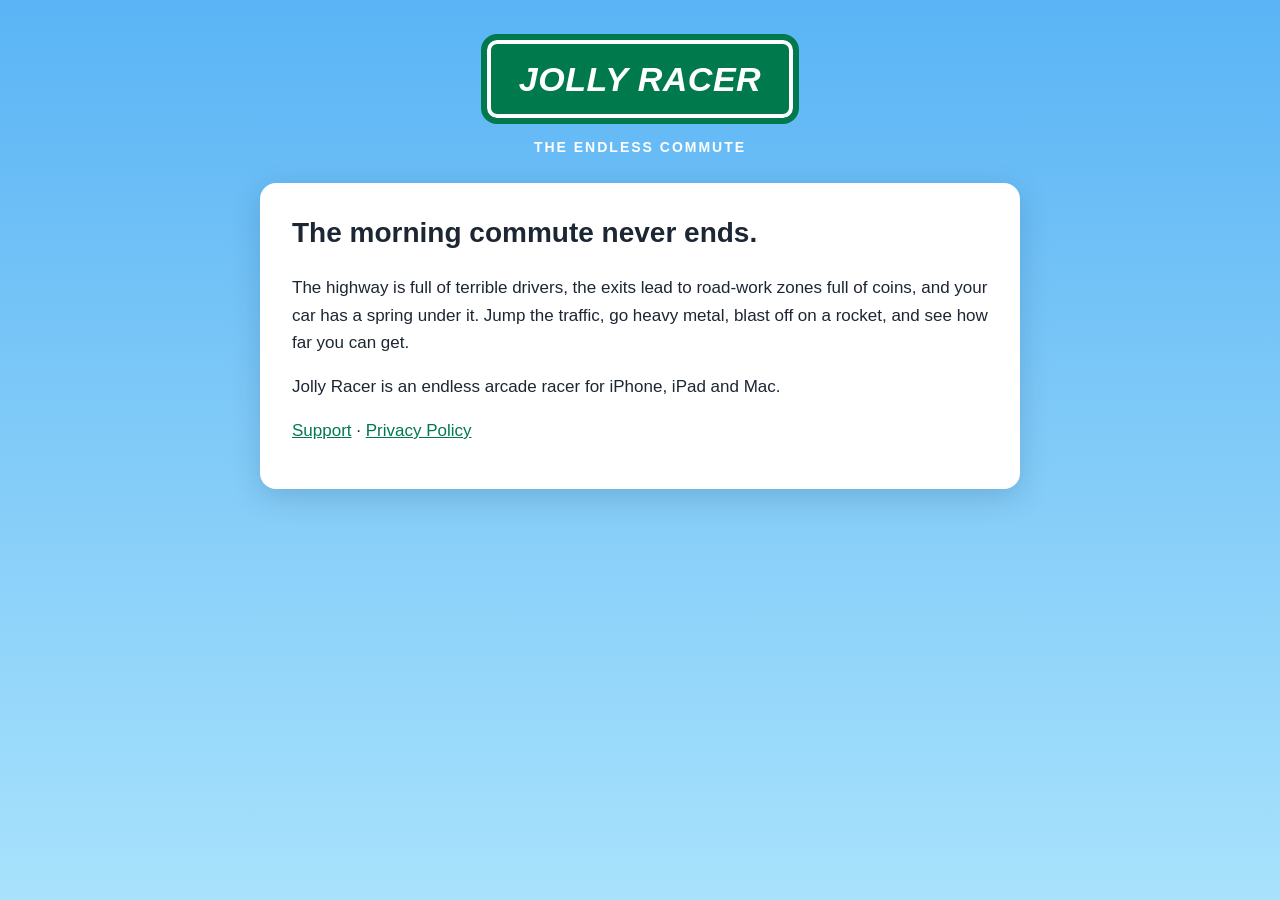
<file: index.html>
<!doctype html>
<html lang="en">
<head>
  <meta charset="utf-8">
  <meta name="viewport" content="width=device-width, initial-scale=1">
  <title>Jolly Racer</title>
  <link rel="stylesheet" href="style.css">
</head>
<body>
  <header>
    <a class="sign" href="./">JOLLY RACER</a>
    <p>THE ENDLESS COMMUTE</p>
  </header>
  <main>
    <h1>The morning commute never ends.</h1>
    <p>The highway is full of terrible drivers, the exits lead to road-work zones full of coins, and your car has a spring
    under it. Jump the traffic, go heavy metal, blast off on a rocket, and see how far you can get.</p>
    <p>Jolly Racer is an endless arcade racer for iPhone, iPad and Mac.</p>
    <p><a href="support/">Support</a> · <a href="privacy/">Privacy Policy</a></p>
  </main>
</body>
</html>
</file>
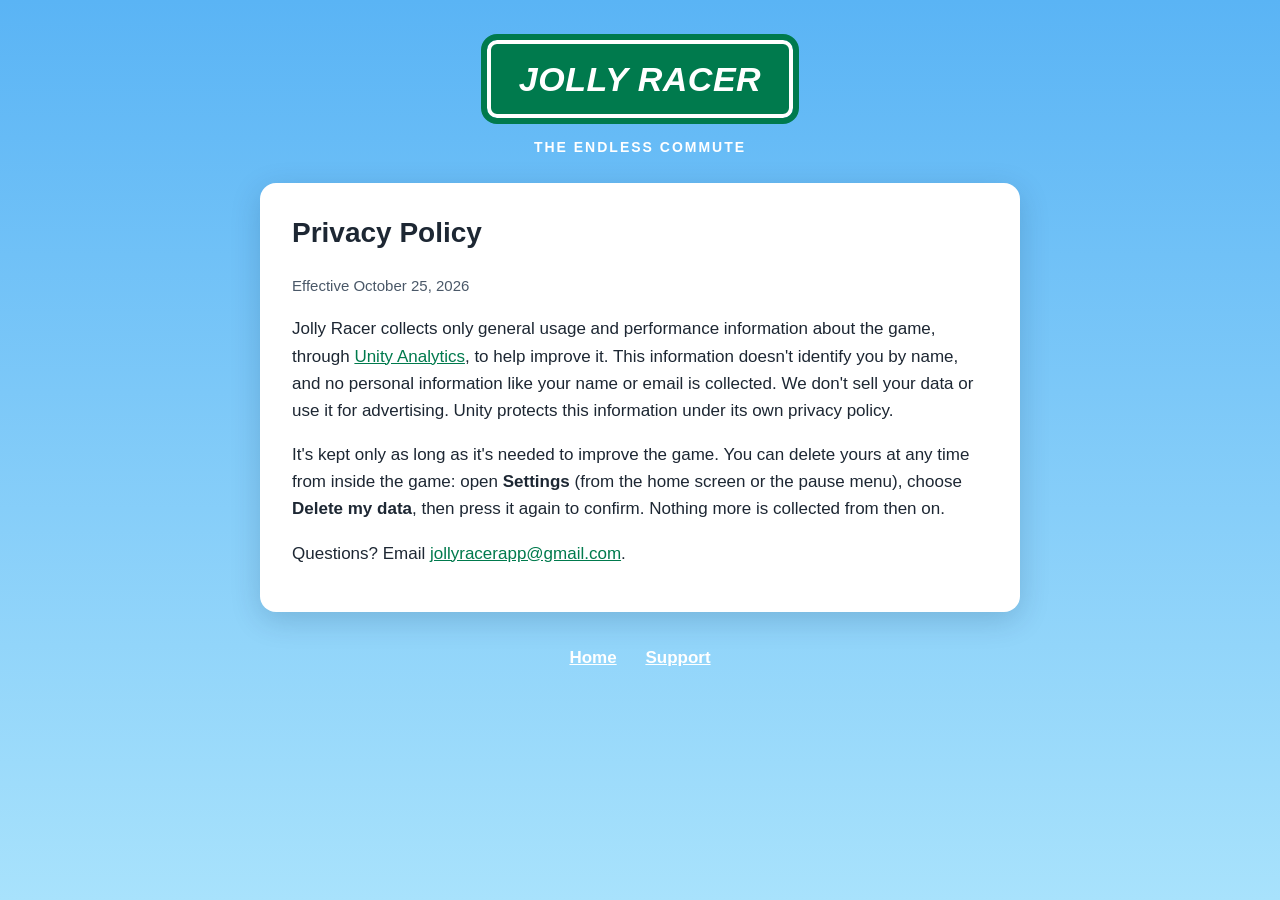
<file: privacy/index.html>
<!doctype html>
<html lang="en">
<head>
  <meta charset="utf-8">
  <meta name="viewport" content="width=device-width, initial-scale=1">
  <title>Jolly Racer Privacy Policy</title>
  <link rel="stylesheet" href="../style.css">
</head>
<body>
  <header>
    <a class="sign" href="../">JOLLY RACER</a>
    <p>THE ENDLESS COMMUTE</p>
  </header>
  <main>
    <h1>Privacy Policy</h1>
    <p class="muted">Effective October 25, 2026</p>

    <p>Jolly Racer collects only general usage and performance information about the game, through
    <a href="https://unity.com/legal/game-player-and-app-user-privacy-policy">Unity Analytics</a>, to help improve it.
    This information doesn't identify you by name, and no personal information like your name or email is collected.
    We don't sell your data or use it for advertising. Unity protects this information under its own privacy
    policy.</p>

    <p>It's kept only as long as it's needed to improve the game. You can delete yours at any time from inside the
    game: open <strong>Settings</strong> (from the home screen or the pause menu), choose <strong>Delete my
    data</strong>, then press it again to confirm. Nothing more is collected from then on.</p>

    <p>Questions? Email <a href="mailto:jollyracerapp@gmail.com">jollyracerapp@gmail.com</a>.</p>
  </main>
  <nav>
    <a href="../">Home</a>
    <a href="../support/">Support</a>
  </nav>
</body>
</html>
</file>
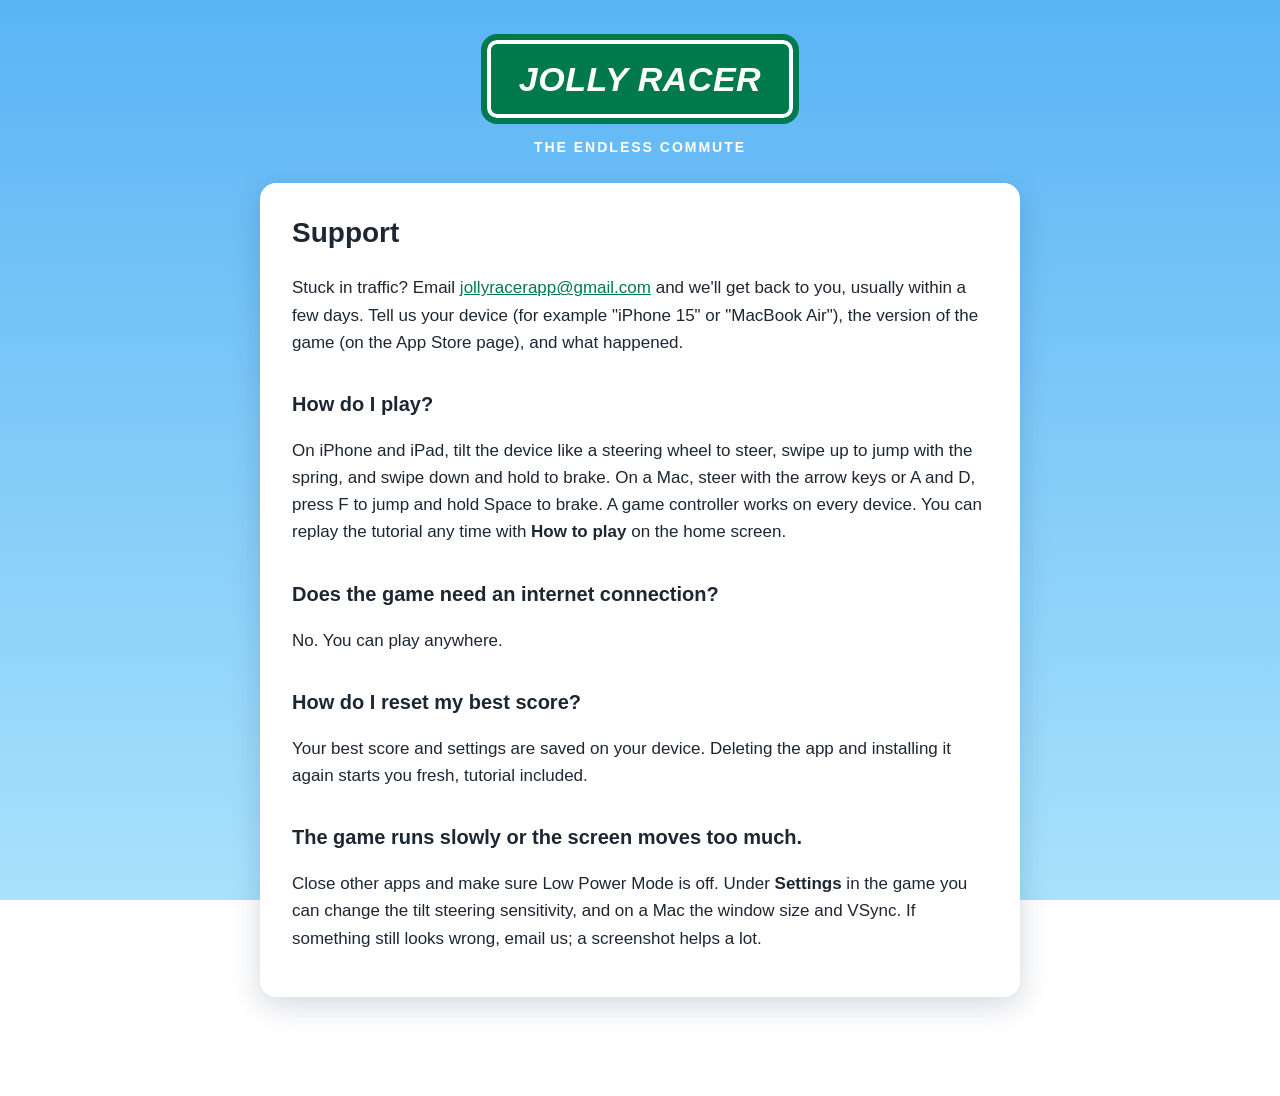
<file: support/index.html>
<!doctype html>
<html lang="en">
<head>
  <meta charset="utf-8">
  <meta name="viewport" content="width=device-width, initial-scale=1">
  <title>Jolly Racer Support</title>
  <link rel="stylesheet" href="../style.css">
</head>
<body>
  <header>
    <a class="sign" href="../">JOLLY RACER</a>
    <p>THE ENDLESS COMMUTE</p>
  </header>
  <main>
    <h1>Support</h1>
    <p>Stuck in traffic? Email <a href="mailto:jollyracerapp@gmail.com">jollyracerapp@gmail.com</a> and we'll get
    back to you, usually within a few days. Tell us your device (for example "iPhone 15" or "MacBook Air"), the
    version of the game (on the App Store page), and what happened.</p>

    <h2>How do I play?</h2>
    <p>On iPhone and iPad, tilt the device like a steering wheel to steer, swipe up to jump with the spring, and
    swipe down and hold to brake. On a Mac, steer with the arrow keys or A and D, press F to jump and hold Space to
    brake. A game controller works on every device. You can replay the tutorial any time with
    <strong>How to play</strong> on the home screen.</p>

    <h2>Does the game need an internet connection?</h2>
    <p>No. You can play anywhere.</p>

    <h2>How do I reset my best score?</h2>
    <p>Your best score and settings are saved on your device. Deleting the app and installing it again starts you
    fresh, tutorial included.</p>

    <h2>The game runs slowly or the screen moves too much.</h2>
    <p>Close other apps and make sure Low Power Mode is off. Under <strong>Settings</strong> in the game you can
    change the tilt steering sensitivity, and on a Mac the window size and VSync. If something still looks wrong,
    email us; a screenshot helps a lot.</p>
  </main>
  <nav>
    <a href="../">Home</a>
    <a href="../privacy/">Privacy Policy</a>
  </nav>
</body>
</html>
</file>
<file: style.css>
:root {
  --sky: #5ab4f5;
  --sky-light: #a8e2fc;
  --sign: #007a4d;
  --ink: #1d2733;
  --muted: #4a5868;
  --card: #ffffff;
}

* { box-sizing: border-box; }

body {
  margin: 0;
  font: 17px/1.6 -apple-system, BlinkMacSystemFont, "Segoe UI", Roboto, Helvetica, Arial, sans-serif;
  color: var(--ink);
  background: linear-gradient(var(--sky), var(--sky-light)) fixed;
  min-height: 100vh;
}

header {
  text-align: center;
  padding: 40px 16px 24px;
}

.sign {
  display: inline-block;
  background: var(--sign);
  color: #fff;
  border: 4px solid #fff;
  outline: 6px solid var(--sign);
  border-radius: 10px;
  padding: 8px 28px;
  font-weight: 800;
  font-style: italic;
  font-size: 34px;
  letter-spacing: 0.5px;
  text-decoration: none;
}

header p {
  margin: 18px 0 0;
  color: #fff;
  font-weight: 700;
  letter-spacing: 2px;
  font-size: 14px;
}

main {
  max-width: 760px;
  margin: 0 auto 32px;
  padding: 28px 32px;
  background: var(--card);
  border-radius: 16px;
  box-shadow: 0 8px 30px rgba(0, 40, 80, 0.18);
}

h1 { margin-top: 0; font-size: 28px; }
h2 { font-size: 20px; margin-top: 32px; }
a { color: var(--sign); }
.muted { color: var(--muted); font-size: 15px; }

nav {
  text-align: center;
  padding-bottom: 40px;
}

nav a {
  color: #fff;
  font-weight: 700;
  margin: 0 12px;
}

@media (max-width: 600px) {
  main { margin: 0 16px 24px; padding: 22px 20px; }
  .sign { font-size: 26px; padding: 6px 18px; }
}
</file>
